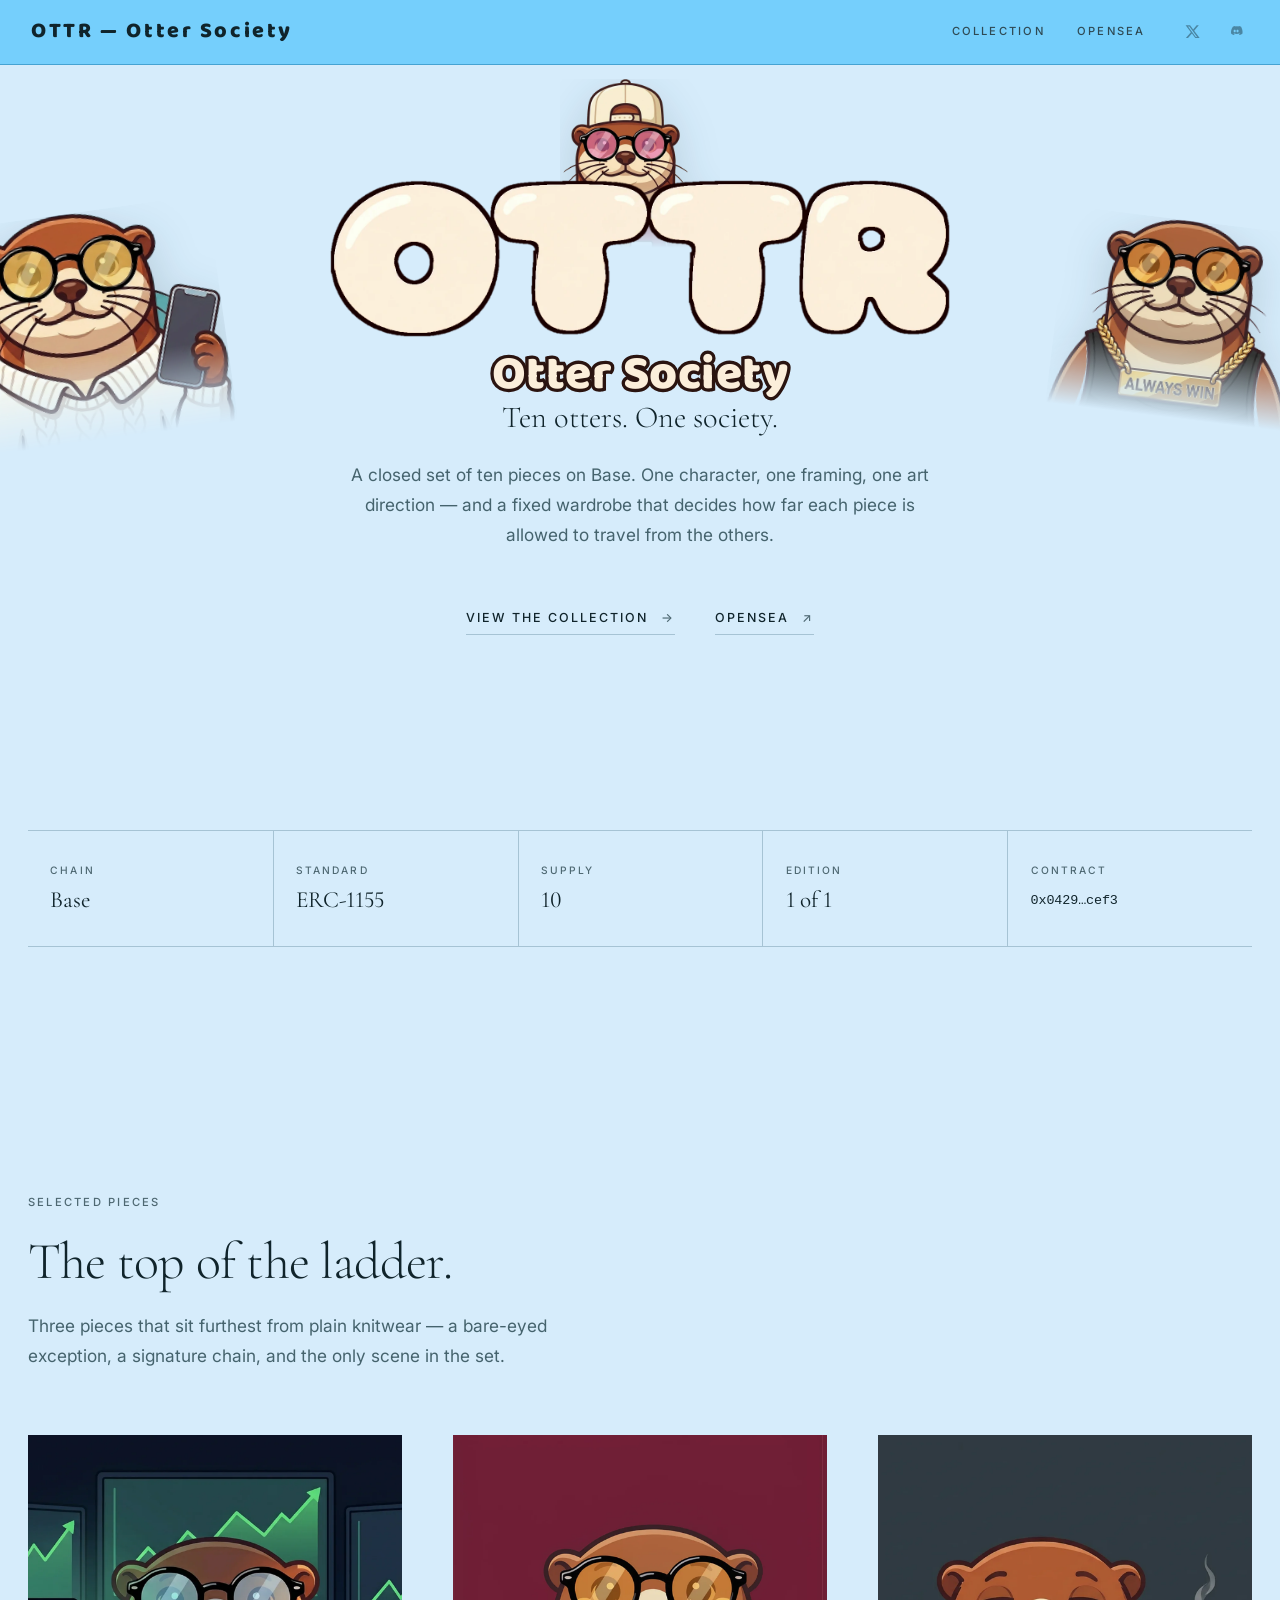
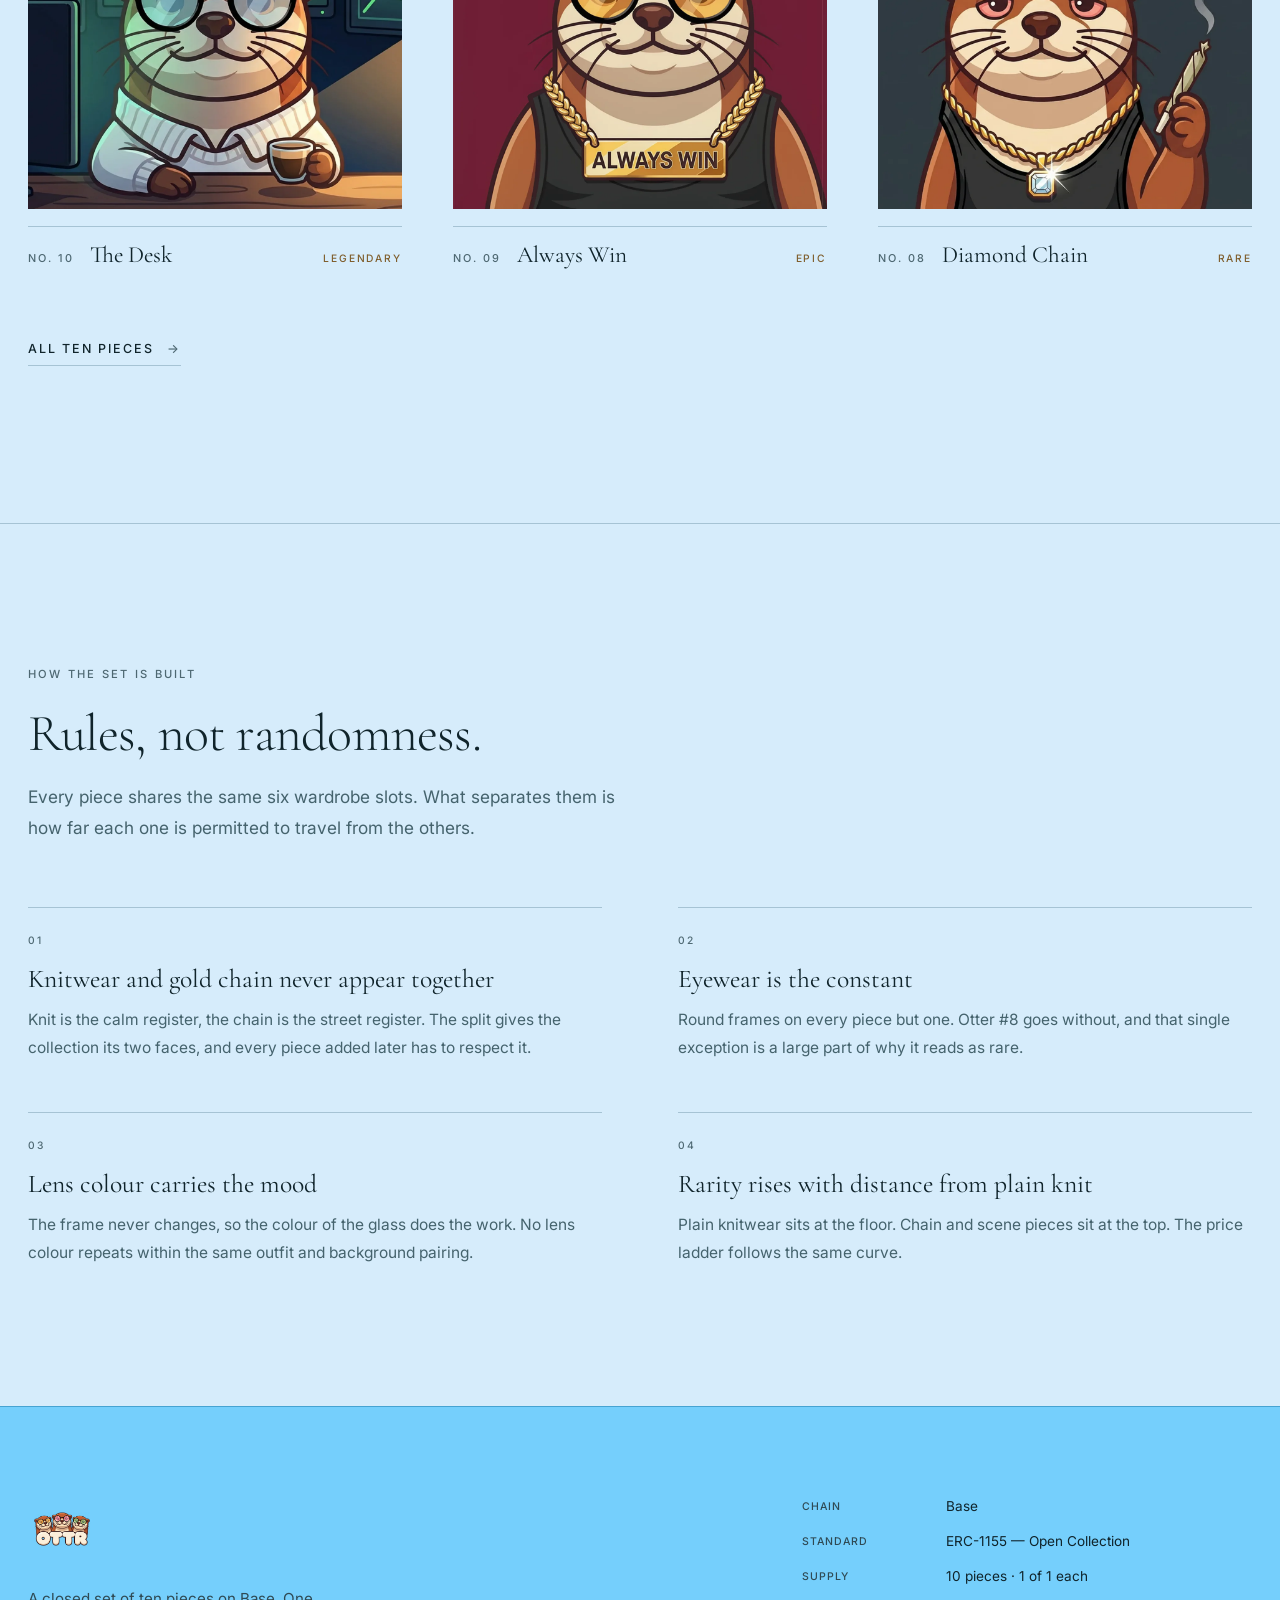
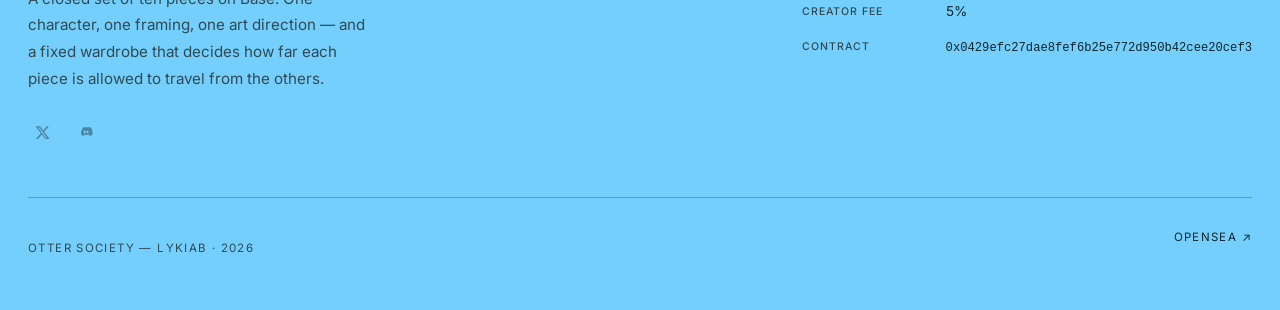
<file: index.html>
<!DOCTYPE html>
<html lang="en">
<head>
<meta charset="UTF-8">
<meta name="viewport" content="width=device-width, initial-scale=1">
<title>OTTR — Otter Society</title>
<meta name="description" content="Otter Society — a closed set of ten 1/1 pieces on Base. One character, one framing, a fixed wardrobe.">
<meta property="og:title" content="OTTR — Otter Society">
<meta property="og:description" content="Ten otters. One society.">
<meta property="og:type" content="website">
<meta property="og:image" content="assets/img/banner.webp">
<meta name="theme-color" content="#14130F">
<link rel="icon" href="assets/img/favicon.svg" type="image/svg+xml">
<link rel="preconnect" href="https://fonts.googleapis.com">
<link rel="preconnect" href="https://fonts.gstatic.com" crossorigin>
<link href="https://fonts.googleapis.com/css2?family=Baloo+2:wght@700;800&family=Cormorant+Garamond:wght@300;400&family=Inter:wght@400;500&display=swap" rel="stylesheet">
<link rel="stylesheet" href="assets/css/style.css">
</head>
<body>

<a class="skip" href="#opening">Skip to content</a>

<header class="mast">
  <div class="mast-inner">
    <a class="mast-brand" href="index.html">OTTR<span class="mast-brand-sub"> — Otter Society</span></a>
    <nav class="mast-nav" aria-label="Primary">
      <a href="collection.html">Collection</a>
      <a id="mast-os" href="#" target="_blank" rel="noopener noreferrer">OpenSea</a>
      <span class="social" id="mast-social"></span>
    </nav>
  </div>
</header>

<main>

  <!-- ===================== OPENING ===================== -->
  <section class="opening" id="opening">
    <div class="wrap">
      <div class="opening-stage">
        <div class="peek" aria-hidden="true">
          <img class="p-left"  src="assets/img/peek/03.webp" width="900" height="828" alt="" loading="lazy" decoding="async">
          <img class="p-right" src="assets/img/peek/09.webp" width="900" height="749" alt="" loading="lazy" decoding="async">
          <img class="p-top"   src="assets/img/peek/05.webp" width="824" height="900" alt="" loading="lazy" decoding="async">
        </div>
        <h1 class="lockup reveal">
          <img class="lockup-mark" src="assets/img/wordmark.webp"
               width="1486" height="376" alt="OTTR" fetchpriority="high" decoding="async">
          <span class="lockup-sub">Otter Society</span>
        </h1>
      </div>
      <p class="opening-sub reveal" id="tagline"></p>
      <p class="standfirst reveal" id="standfirst"></p>
      <div class="opening-actions reveal">
        <a class="tlink" href="collection.html">
          View the collection <span class="arrow" aria-hidden="true">&rarr;</span>
        </a>
        <a class="tlink" id="open-os" href="#" target="_blank" rel="noopener noreferrer">
          OpenSea <span class="arrow" aria-hidden="true">&#8599;</span>
        </a>
      </div>
    </div>
  </section>

  <!-- ===================== FACTS ===================== -->
  <section class="section-tight">
    <div class="wrap">
      <dl class="facts reveal" id="facts"></dl>
    </div>
  </section>

  <!-- ===================== SELECTED PLATES ===================== -->
  <section class="section">
    <div class="wrap">
      <header class="sec-head reveal">
        <p class="label">Selected pieces</p>
        <h2 class="display d-lg">The top of the ladder.</h2>
        <p class="standfirst">
          Three pieces that sit furthest from plain knitwear — a bare-eyed exception,
          a signature chain, and the only scene in the set.
        </p>
      </header>
      <div class="plates plates-3" id="featured"></div>
      <p style="margin-top: clamp(2.5rem, 5vw, 4rem)" class="reveal">
        <a class="tlink" href="collection.html">
          All ten pieces <span class="arrow" aria-hidden="true">&rarr;</span>
        </a>
      </p>
    </div>
  </section>

  <!-- ===================== RULES ===================== -->
  <section class="section rule-top">
    <div class="wrap">
      <header class="sec-head reveal">
        <p class="label">How the set is built</p>
        <h2 class="display d-lg">Rules, not randomness.</h2>
        <p class="standfirst">
          Every piece shares the same six wardrobe slots. What separates them is
          how far each one is permitted to travel from the others.
        </p>
      </header>
      <div class="rules" id="rules"></div>
    </div>
  </section>

</main>

<footer class="foot">
  <div class="wrap">
    <div class="foot-top">
      <div class="foot-brand">
        <img src="assets/img/logo.webp" width="56" height="56" alt="" loading="lazy" decoding="async">
        <p id="foot-tagline"></p>
        <div class="social" id="foot-social"></div>
      </div>
      <div class="foot-meta" id="foot-meta"></div>
    </div>
    <div class="foot-bottom">
      <p id="foot-credit"></p>
      <a id="foot-os" href="#" target="_blank" rel="noopener noreferrer">OpenSea &#8599;</a>
    </div>
  </div>
</footer>

<script src="assets/js/data.js"></script>
<script src="assets/js/main.js"></script>
</body>
</html>
</file>
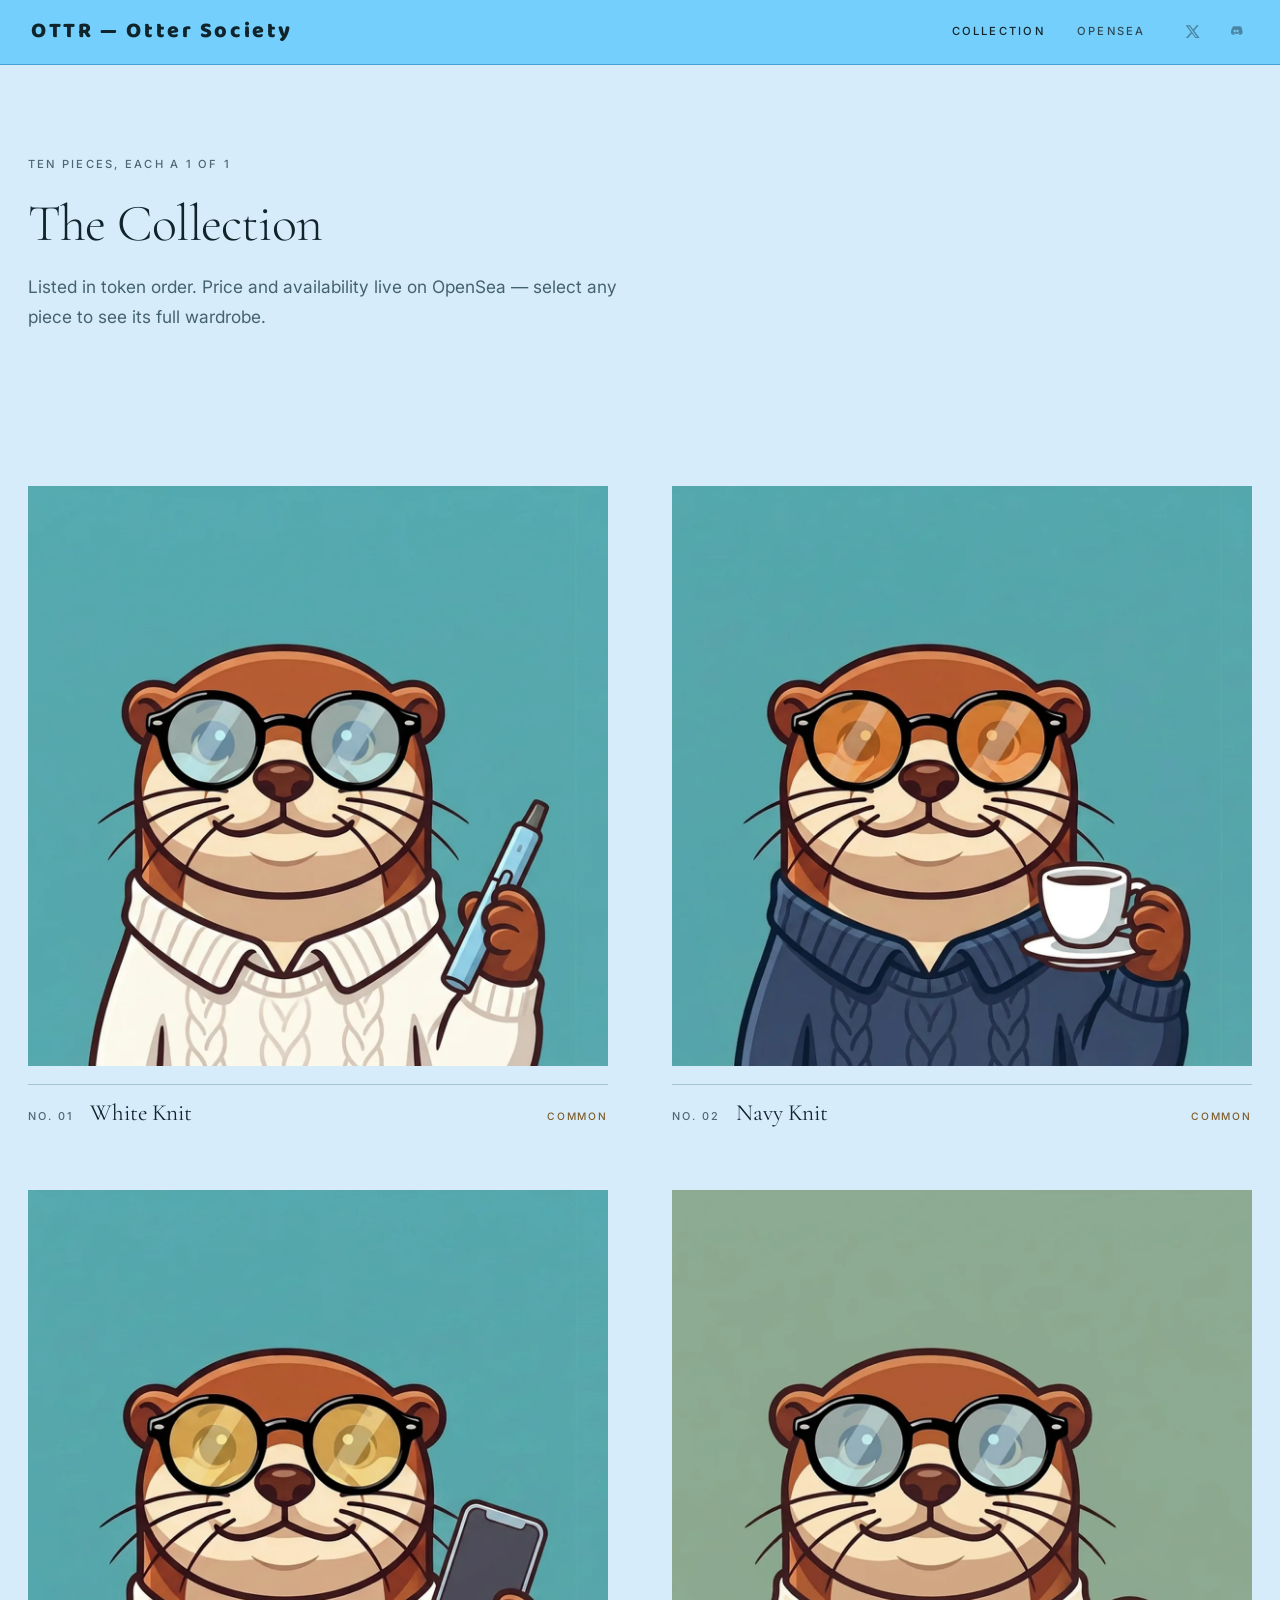
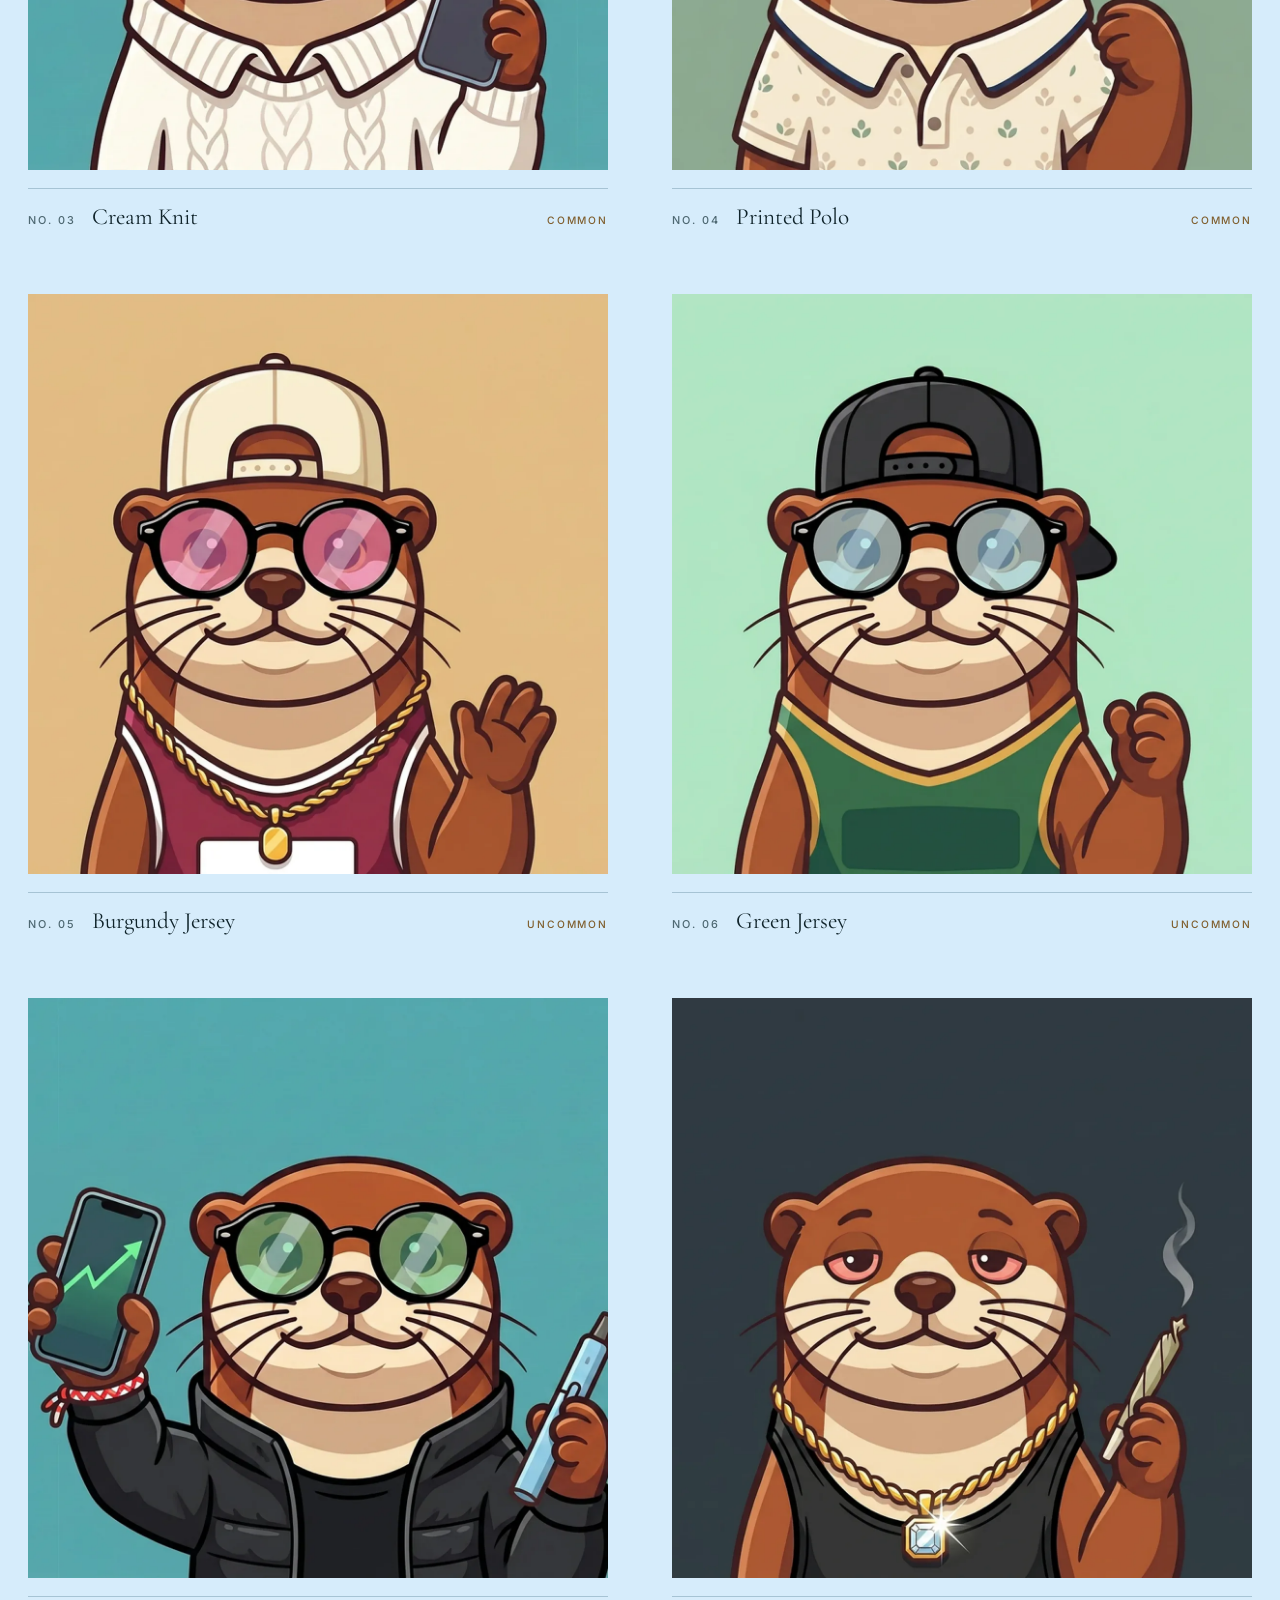
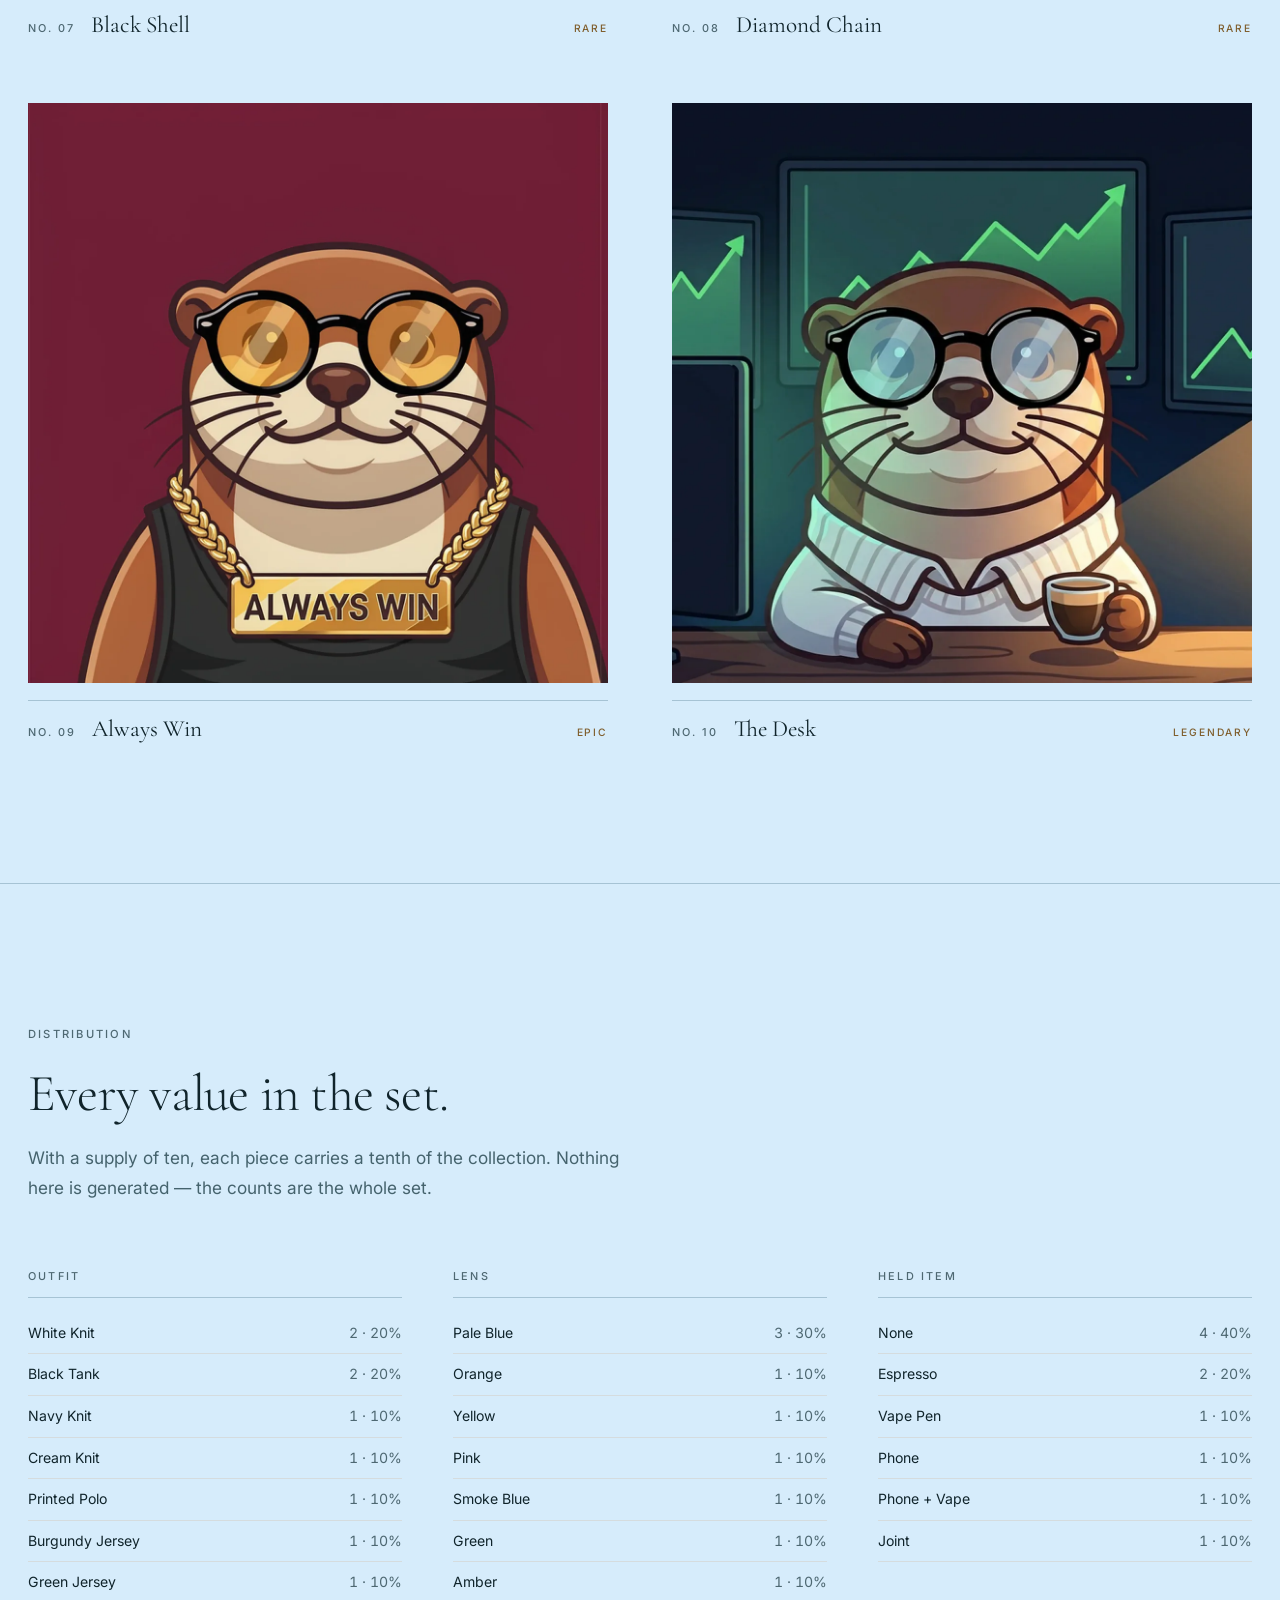
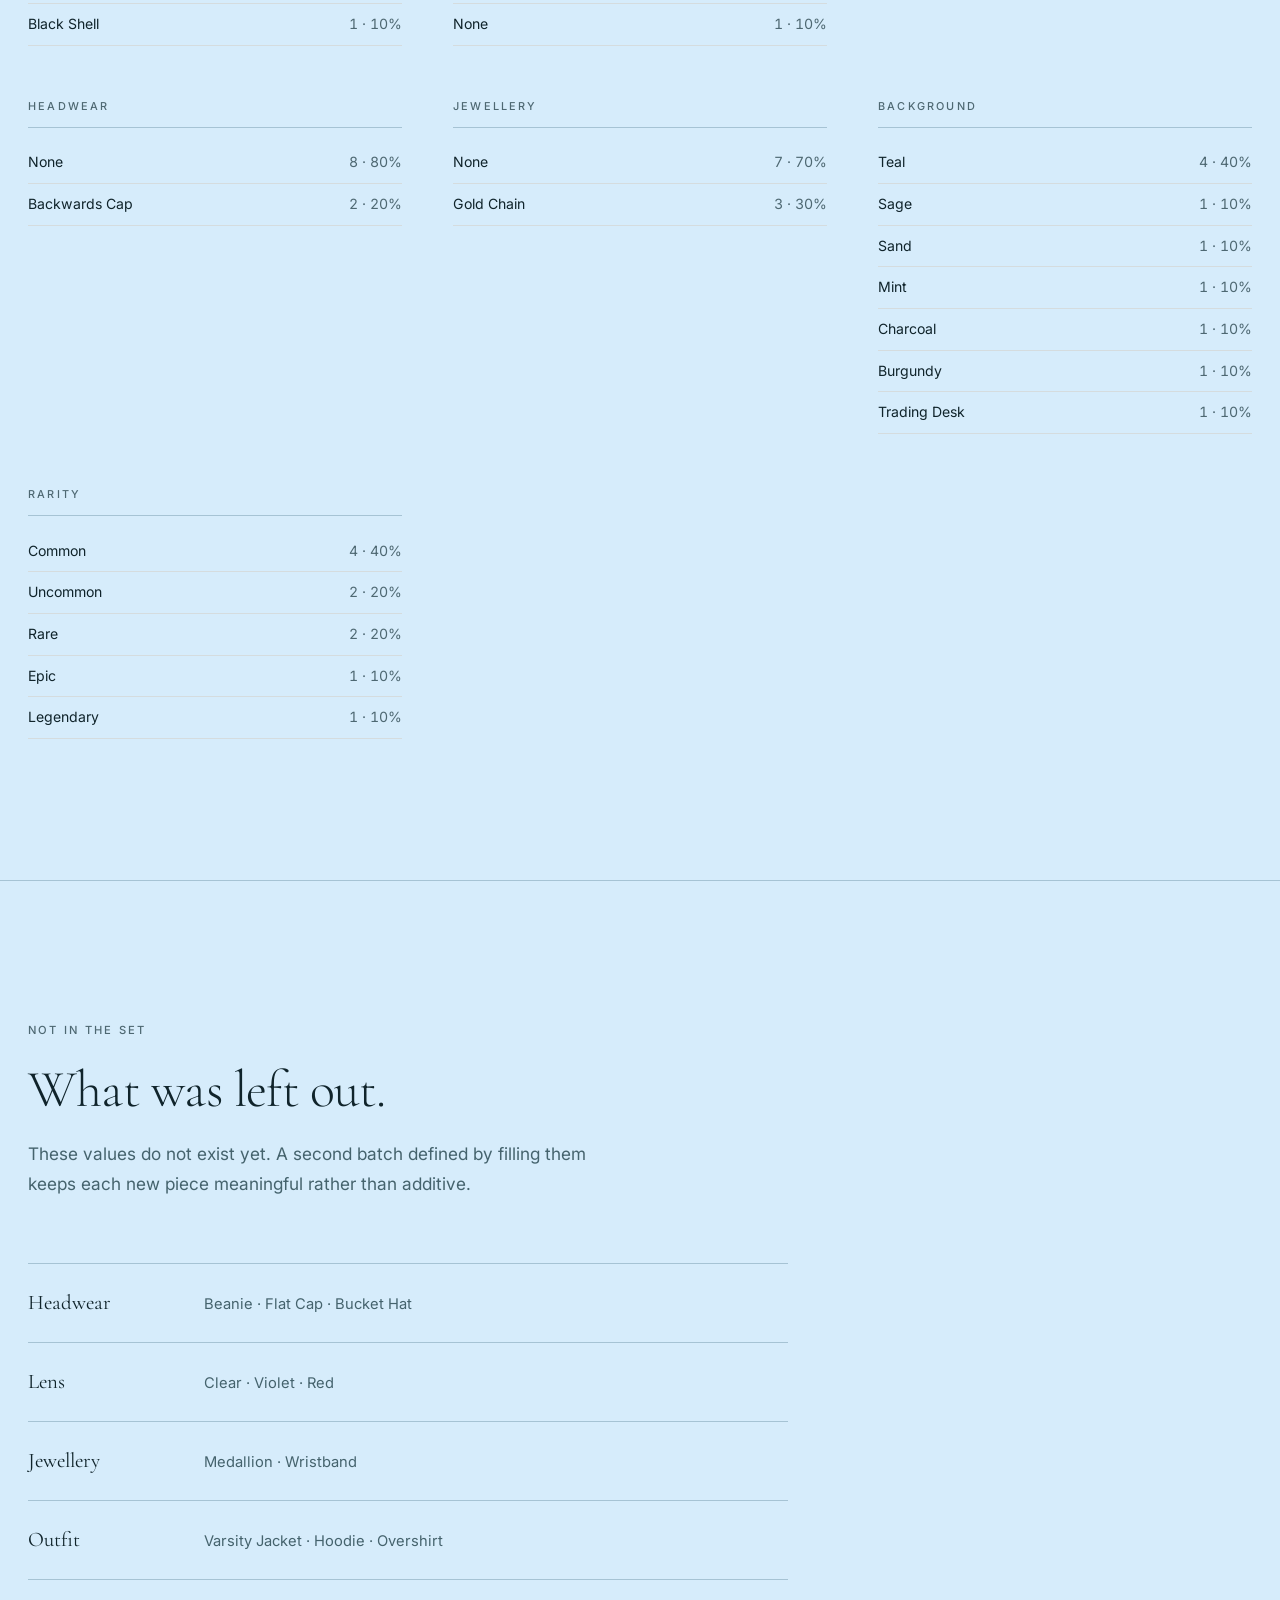
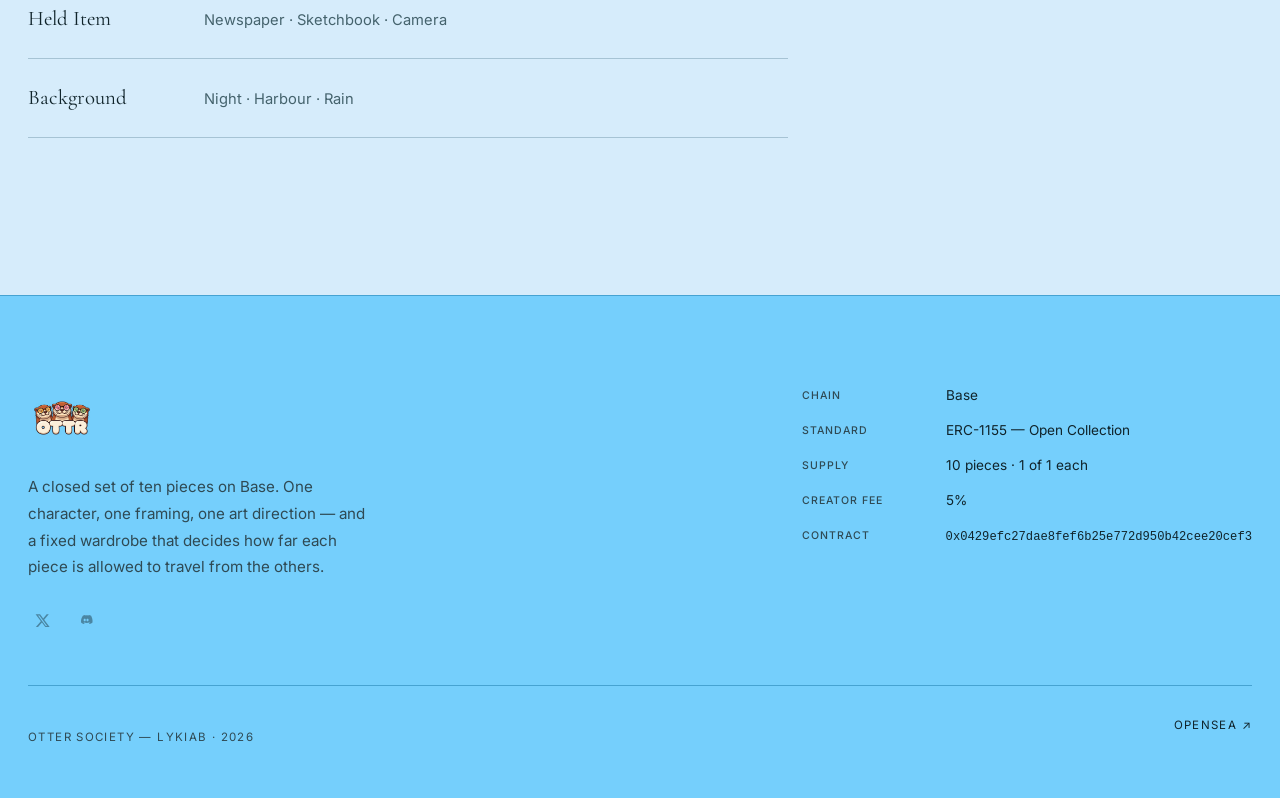
<file: collection.html>
<!DOCTYPE html>
<html lang="en">
<head>
<meta charset="UTF-8">
<meta name="viewport" content="width=device-width, initial-scale=1">
<title>The Collection — OTTR</title>
<meta name="description" content="All ten pieces of Otter Society, with full trait breakdown and distribution across the set.">
<meta property="og:title" content="The Collection — OTTR">
<meta property="og:description" content="All ten pieces of Otter Society.">
<meta property="og:type" content="website">
<meta property="og:image" content="assets/img/banner.webp">
<meta name="theme-color" content="#14130F">
<link rel="icon" href="assets/img/favicon.svg" type="image/svg+xml">
<link rel="preconnect" href="https://fonts.googleapis.com">
<link rel="preconnect" href="https://fonts.gstatic.com" crossorigin>
<link href="https://fonts.googleapis.com/css2?family=Baloo+2:wght@700;800&family=Cormorant+Garamond:wght@300;400&family=Inter:wght@400;500&display=swap" rel="stylesheet">
<link rel="stylesheet" href="assets/css/style.css">
</head>
<body>

<a class="skip" href="#grid">Skip to the pieces</a>

<header class="mast">
  <div class="mast-inner">
    <a class="mast-brand" href="index.html">OTTR<span class="mast-brand-sub"> — Otter Society</span></a>
    <nav class="mast-nav" aria-label="Primary">
      <a href="collection.html" aria-current="page">Collection</a>
      <a id="mast-os" href="#" target="_blank" rel="noopener noreferrer">OpenSea</a>
      <span class="social" id="mast-social"></span>
    </nav>
  </div>
</header>

<main>

  <!-- ===================== HEAD ===================== -->
  <section class="section-tight" style="padding-top: clamp(3.5rem, 7vw, 6rem)">
    <div class="wrap">
      <header class="sec-head reveal" style="margin-bottom: 0">
        <p class="label">Ten pieces, each a 1 of 1</p>
        <h1 class="display d-lg">The Collection</h1>
        <p class="standfirst">
          Listed in token order. Price and availability live on OpenSea —
          select any piece to see its full wardrobe.
        </p>
      </header>
    </div>
  </section>

  <!-- ===================== GRID ===================== -->
  <section class="section" id="grid" style="padding-top: clamp(2.5rem, 5vw, 4rem)">
    <div class="wrap">
      <div class="plates plates-2" id="piece-grid"></div>
    </div>
  </section>

  <!-- ===================== DISTRIBUTION ===================== -->
  <section class="section rule-top">
    <div class="wrap">
      <header class="sec-head reveal">
        <p class="label">Distribution</p>
        <h2 class="display d-lg">Every value in the set.</h2>
        <p class="standfirst">
          With a supply of ten, each piece carries a tenth of the collection.
          Nothing here is generated — the counts are the whole set.
        </p>
      </header>
      <div class="dist" id="dist"></div>
    </div>
  </section>

  <!-- ===================== OPEN SLOTS ===================== -->
  <section class="section rule-top">
    <div class="wrap"><div class="col-narrow">
      <header class="sec-head reveal">
        <p class="label">Not in the set</p>
        <h2 class="display d-lg">What was left out.</h2>
        <p class="standfirst">
          These values do not exist yet. A second batch defined by filling them
          keeps each new piece meaningful rather than additive.
        </p>
      </header>
      <dl class="slots reveal" id="slots"></dl>
      </div>
    </div>
  </section>

</main>

<footer class="foot">
  <div class="wrap">
    <div class="foot-top">
      <div class="foot-brand">
        <img src="assets/img/logo.webp" width="56" height="56" alt="" loading="lazy" decoding="async">
        <p id="foot-tagline"></p>
        <div class="social" id="foot-social"></div>
      </div>
      <div class="foot-meta" id="foot-meta"></div>
    </div>
    <div class="foot-bottom">
      <p id="foot-credit"></p>
      <a id="foot-os" href="#" target="_blank" rel="noopener noreferrer">OpenSea &#8599;</a>
    </div>
  </div>
</footer>

<!-- ===================== OVERLAY ===================== -->
<div class="ov" id="ov" hidden>
  <div class="ov-backdrop" data-close></div>
  <div class="ov-card" role="dialog" aria-modal="true" aria-labelledby="ov-title">
    <button class="ov-close" data-close aria-label="Close">&#215;</button>
    <div id="ov-body"></div>
  </div>
</div>

<script src="assets/js/data.js"></script>
<script src="assets/js/main.js"></script>
</body>
</html>
</file>
<file: assets/css/style.css>
/* ===========================================================================
   OTTR — Otter Society
   Quiet luxury: bone paper, hairline rules, serif display.
   The artwork supplies the only colour on the page.
   =========================================================================== */

:root {
  /* Sampled from the collection itself: logo #75CFFC, banner #5EACC2,
     the four teal pieces #55A8AE. The bar takes a deepened teal so white
     text on it clears WCAG AA — white on the logo blue is only 1.7:1. */
  --paper:      #D6ECFB;
  --panel:      #C4E2F6;
  --bar:        #75CFFC;   /* the logo blue exactly */
  --ink:        #10242B;   /* 13.18:1 on paper, 9.23:1 on the bar */
  --ink-2:      #45636D;   /* 5.29:1 on paper */
  --ink-3:      #4E6872;   /* 4.86:1 — #55707B failed here at 4.32:1 */
  --on-bar:     #10242B;   /* 9.23:1 on the bar */
  --on-bar-mut: #2F4A54;   /* 5.42:1 — white and --ink-2 both fail on the bar */
  --rule:       #A6C3D4;
  --rule-bar:   #46A3D2;
  --brass:      #7F5E2D;   /* 4.87:1 — #8A6733 failed here at 4.24:1 */

  --serif: "Cormorant Garamond", "Times New Roman", Times, serif;
  --sans:  "Inter", system-ui, -apple-system, "Segoe UI", sans-serif;
  --mono:  ui-monospace, SFMono-Regular, Menlo, Consolas, monospace;
  --round: "Baloo 2", "Trebuchet MS", system-ui, sans-serif;
  --cream:   #FBEEDA;   /* the logo's letter fill */
  --outline: #2A1410;   /* sampled from the logo's letter stroke */

  --wrap: 1240px;
  --nav-h: 64px;
  --ease: cubic-bezier(.2, .6, .2, 1);
}

*, *::before, *::after { box-sizing: border-box; }

html { scroll-behavior: smooth; scroll-padding-top: calc(var(--nav-h) + 24px); }

body {
  margin: 0;
  background: var(--paper);
  color: var(--ink-2);
  font-family: var(--sans);
  font-size: 16px;
  line-height: 1.75;
  font-weight: 400;
  -webkit-font-smoothing: antialiased;
  overflow-x: hidden;
}

/* height:auto is load-bearing — every <img> carries width/height attributes for
   layout stability, and without this the attribute height wins over CSS width
   and squashes the banner out of its 3.5:1 ratio. */
img { display: block; max-width: 100%; height: auto; }
a { color: inherit; }
button { font: inherit; color: inherit; background: none; border: 0; }

::selection { background: var(--ink); color: var(--paper); }

:focus-visible { outline: 1px solid var(--brass); outline-offset: 4px; }

.skip {
  position: absolute; left: -9999px; top: 0; z-index: 999;
  background: var(--ink); color: var(--paper); padding: 14px 22px;
  font-size: .78rem; letter-spacing: .14em; text-transform: uppercase;
}
.skip:focus { left: 0; }

.wrap { width: min(100% - 56px, var(--wrap)); margin-inline: auto; }
.wrap-narrow { width: min(100% - 56px, 760px); margin-inline: auto; }
@media (max-width: 640px) {
  .wrap, .wrap-narrow { width: min(100% - 32px, var(--wrap)); }
}

/* ---------- type ---------- */
.display {
  font-family: var(--serif);
  font-weight: 300;
  color: var(--ink);
  letter-spacing: -.015em;
  line-height: 1.02;
  margin: 0;
  /* Cormorant defaults to oldstyle figures, which turn "ERC-1155" into
     "ERC-ıı55". Force lining figures wherever the serif carries numbers. */
  font-variant-numeric: lining-nums;
}
.d-xl { font-size: clamp(2.6rem, 7vw, 5.25rem); }
.d-lg { font-size: clamp(2rem, 4.6vw, 3.25rem); }
.d-md { font-size: clamp(1.6rem, 3vw, 2.3rem); line-height: 1.1; }

.label {
  font-family: var(--sans);
  font-size: .7rem;
  font-weight: 500;
  letter-spacing: .2em;
  text-transform: uppercase;
  color: var(--ink-3);
  margin: 0;
}

.standfirst {
  font-size: 1.08rem;
  max-width: 54ch;
  color: var(--ink-2);
}

.serif-note { font-family: var(--serif); font-size: 1.35rem; line-height: 1.5; color: var(--ink); font-weight: 300; }

/* quiet text link with a hairline that extends on hover */
.tlink {
  display: inline-block;
  text-decoration: none;
  font-size: .78rem;
  font-weight: 500;
  letter-spacing: .16em;
  text-transform: uppercase;
  color: var(--ink);
  padding-bottom: .35rem;
  border-bottom: 1px solid var(--rule);
  transition: border-color .4s var(--ease), color .4s var(--ease);
}
.tlink:hover { border-color: var(--ink); }
.tlink .arrow { margin-left: .5rem; color: var(--ink-3); transition: color .4s var(--ease); }
.tlink:hover .arrow { color: var(--brass); }

/* ---------- masthead ---------- */
.mast {
  position: sticky; top: 0; z-index: 90;
  background: var(--bar);
  color: var(--on-bar);
  border-bottom: 1px solid var(--rule-bar);
}
.mast-inner {
  width: min(100% - 56px, var(--wrap)); margin-inline: auto;
  height: var(--nav-h);
  display: flex; align-items: center; gap: 2rem;
}
@media (max-width: 640px) { .mast-inner { width: min(100% - 32px, var(--wrap)); } }

.mast-brand {
  margin-right: auto; text-decoration: none;
  font-family: var(--round); font-weight: 800;
  font-size: 1.35rem; letter-spacing: .12em;
  color: var(--on-bar); padding-left: .2rem;
}
.mast-brand-sub { letter-spacing: .12em; }
/* The full lockup plus the nav will not fit a 390px bar, and the nav is the
   part that has to stay reachable. */
@media (max-width: 620px) { .mast-brand-sub { display: none; } }

.mast-nav { display: flex; align-items: center; gap: 2rem; }
/* The social marks pushed the bar past 390px. Tighten the whole row rather
   than dropping a mark — both have to stay visible. */
@media (max-width: 560px) {
  .mast-nav { gap: 1rem; }
  .mast-nav a { font-size: .64rem; letter-spacing: .14em; }
  .mast-inner { gap: 1rem; }
  .mast-brand { font-size: 1.3rem; letter-spacing: .26em; }
  .social { gap: .35rem; }
  .social-mark { width: 24px; height: 24px; }
  .social-mark svg { width: 14px; height: 14px; }
}

/* ---------- social marks ---------- */
.social { display: inline-flex; align-items: center; gap: .9rem; }
.social-mark {
  display: grid; place-items: center;
  width: 30px; height: 30px; padding: 0;
  color: currentColor; text-decoration: none;
  transition: opacity .4s var(--ease);
}
.social-mark svg { width: 16px; height: 16px; fill: currentColor; display: block; }
/* No account exists yet, so the mark is present but deliberately inert —
   never a dead link that navigates nowhere. */
.social-mark.is-soon { opacity: .42; cursor: default; }
.social-mark:not(.is-soon) { opacity: .62; }
.social-mark:not(.is-soon):hover { opacity: 1; }

.mast .social-mark { color: var(--on-bar); }
.foot .social { margin-top: 1.6rem; }
.foot .social-mark { color: var(--on-bar); }
.mast-nav a {
  text-decoration: none;
  font-size: .7rem; font-weight: 500;
  letter-spacing: .2em; text-transform: uppercase;
  color: var(--on-bar-mut);
  transition: color .4s var(--ease);
}
.mast-nav a:hover, .mast-nav a[aria-current="page"] { color: var(--on-bar); }

/* ---------- sections ---------- */
.section { padding: clamp(5rem, 11vw, 10rem) 0; }
.section-tight { padding: clamp(3.5rem, 7vw, 6rem) 0; }

.rule-top { border-top: 1px solid var(--rule); }

.sec-head { margin-bottom: clamp(2.5rem, 5vw, 4.5rem); }
.sec-head .label { margin-bottom: 1.4rem; }
.sec-head .standfirst { margin: 1.4rem 0 0; }

/* ---------- opening ---------- */
.opening {
  padding: clamp(4rem, 9vw, 7.5rem) 0 clamp(3.5rem, 7vw, 6rem);
  text-align: center;
  /* The otters are positioned past the edges on purpose. clip (not hidden)
     contains them horizontally while letting the top one overhang upward. */
  overflow-x: clip;
}
/* ---------- hero lockup ---------- */
.opening-stage { position: relative; }

.lockup { position: relative; z-index: 2; margin: 0; display: block; }
.lockup-mark {
  /* The real logo lettering, cut out of the square logo. Capped at half the
     asset's intrinsic 1486px so it never softens on a 2x screen. */
  width: min(72vw, 620px);
  margin: 0 auto;
}
.lockup-sub {
  display: block;
  margin-top: .9rem;
  font-family: var(--round);
  font-weight: 800;
  font-size: clamp(1.6rem, 4.4vw, 3rem);
  line-height: 1;
  letter-spacing: .01em;
  color: var(--cream);
  -webkit-text-stroke: .14em var(--outline);
  paint-order: stroke fill;
}

/* ---------- peeking otters ---------- */
.peek { position: absolute; inset: 0; pointer-events: none; z-index: 1; }
.peek img {
  position: absolute; width: var(--w);
  filter: drop-shadow(0 12px 22px rgba(16, 36, 43, .16));
  /* The source art is cropped flat at the chest, which reads as a sliced
     sticker. Fade the last stretch so each one dissolves instead. */
  -webkit-mask-image: linear-gradient(to bottom, #000 62%, transparent 97%);
          mask-image: linear-gradient(to bottom, #000 62%, transparent 97%);
}
.peek .p-left  { --w: 21%; left: -5%;  top: 14%;  rotate: -8deg; animation: drift 11s ease-in-out infinite; }
.peek .p-right { --w: 20%; right: -4%; top: 18%;  rotate: 7deg;  animation: drift 13s ease-in-out infinite 1.5s; }
/* High enough that only the cap and eyes clear the wordmark — any lower and
   the body shows through the gaps between the letters. */
.peek .p-top   { --w: 13%; left: 50%;  top: -46%; margin-left: -6.5%;
                 animation: drift 15s ease-in-out infinite .8s; }
@keyframes drift { 0%,100% { translate: 0 0; } 50% { translate: 0 -14px; } }

/* Below this width they crowd the wordmark instead of framing it. */
@media (max-width: 860px) { .peek { display: none; } }
@media (prefers-reduced-motion: reduce) { .peek img { animation: none; } }
.opening-sub {
  font-family: var(--serif); font-weight: 300;
  font-size: clamp(1.4rem, 2.6vw, 1.9rem); line-height: 1.25;
  color: var(--ink); margin: 0 0 1.4rem;
}
.opening .standfirst { margin: 0 auto; }
.opening-actions {
  display: flex; gap: 2.5rem; justify-content: center; flex-wrap: wrap;
  margin-top: clamp(2.5rem, 5vw, 3.5rem);
}

/* ---------- facts rail ---------- */
.facts {
  border-top: 1px solid var(--rule);
  border-bottom: 1px solid var(--rule);
  display: grid;
  grid-template-columns: repeat(5, 1fr);
}
.facts > div { padding: 1.9rem 1.4rem; border-left: 1px solid var(--rule); }
.facts > div:first-child { border-left: 0; }
.facts dt { font-size: .64rem; font-weight: 500; letter-spacing: .2em; text-transform: uppercase; color: var(--ink-3); margin-bottom: .5rem; }
.facts dd { margin: 0; font-family: var(--serif); font-size: 1.45rem; font-weight: 400; color: var(--ink); line-height: 1.2; font-variant-numeric: lining-nums; }
.facts dd.mono { font-family: var(--mono); font-size: .84rem; letter-spacing: -.01em; word-break: break-all; padding-top: .35rem; }
@media (max-width: 900px) {
  .facts { grid-template-columns: repeat(2, 1fr); }
  .facts > div { border-left: 0; border-top: 1px solid var(--rule); }
  .facts > div:nth-child(odd) { border-right: 1px solid var(--rule); }
  .facts > div:nth-child(-n+2) { border-top: 0; }
}
@media (max-width: 480px) {
  .facts { grid-template-columns: 1fr; }
  .facts > div:nth-child(odd) { border-right: 0; }
  .facts > div:nth-child(2) { border-top: 1px solid var(--rule); }
}

/* ---------- plates ---------- */
.plates { display: grid; gap: clamp(2rem, 4vw, 3.5rem); }
.plates-3 { grid-template-columns: repeat(3, 1fr); }
.plates-2 { grid-template-columns: repeat(2, 1fr); gap: clamp(2.5rem, 5vw, 5rem); }
@media (max-width: 880px) { .plates-3 { grid-template-columns: 1fr; } }
@media (max-width: 760px) { .plates-2 { grid-template-columns: 1fr; } }

.plate { display: block; width: 100%; text-align: left; padding: 0; cursor: pointer; }
.plate-art { overflow: hidden; background: var(--panel); }
.plate-art img {
  width: 100%; aspect-ratio: 1; object-fit: cover;
  transition: opacity .5s var(--ease);
}
.plate:hover .plate-art img { opacity: .88; }

.plate-cap {
  display: flex; align-items: baseline; gap: 1rem;
  border-top: 1px solid var(--rule);
  margin-top: 1.1rem; padding-top: 1rem;
  transition: border-color .4s var(--ease);
}
.plate:hover .plate-cap { border-color: var(--ink); }
.plate-no {
  font-size: .68rem; font-weight: 500; letter-spacing: .18em;
  text-transform: uppercase; color: var(--ink-3); flex: none;
}
.plate-name { font-family: var(--serif); font-weight: 400; font-size: 1.45rem; color: var(--ink); line-height: 1.1; margin: 0; font-variant-numeric: lining-nums; }
.plate-tier {
  margin-left: auto; flex: none;
  font-size: .64rem; font-weight: 500; letter-spacing: .18em;
  text-transform: uppercase; color: var(--brass);
}

/* ---------- editorial rules block ---------- */
.rules { display: grid; grid-template-columns: repeat(2, 1fr); gap: clamp(2rem, 4vw, 3.5rem) clamp(2.5rem, 6vw, 5rem); }
@media (max-width: 760px) { .rules { grid-template-columns: 1fr; } }
.rule-item { border-top: 1px solid var(--rule); padding-top: 1.5rem; }
.rule-item h3 { font-family: var(--serif); font-weight: 400; font-size: 1.6rem; line-height: 1.15; color: var(--ink); margin: 0 0 .8rem; }
.rule-item p { margin: 0; font-size: .97rem; }
.rule-num { font-size: .64rem; font-weight: 500; letter-spacing: .2em; color: var(--ink-3); display: block; margin-bottom: .9rem; }

/* ---------- distribution tables ---------- */
.dist { display: grid; grid-template-columns: repeat(3, 1fr); gap: clamp(2rem, 4vw, 3.5rem); }
@media (max-width: 900px) { .dist { grid-template-columns: repeat(2, 1fr); } }
@media (max-width: 560px) { .dist { grid-template-columns: 1fr; } }
.dist-group h3 {
  font-size: .68rem; font-weight: 500; letter-spacing: .2em; text-transform: uppercase;
  color: var(--ink-3); margin: 0 0 .9rem; padding-bottom: .7rem;
  border-bottom: 1px solid var(--rule);
}
.dist-row {
  display: flex; align-items: baseline; gap: .8rem;
  padding: .5rem 0; border-bottom: 1px solid rgba(213, 206, 193, .5);
  font-size: .88rem;
}
.dist-row .dv { color: var(--ink); }
.dist-row .dc { margin-left: auto; color: var(--ink-3); font-variant-numeric: tabular-nums; }

/* a narrower measure that still sits in the main content column */
.col-narrow { max-width: 760px; }

/* ---------- open slots ---------- */
.slots { border-top: 1px solid var(--rule); }
.slot-row {
  display: flex; align-items: baseline; gap: 2rem;
  padding: 1.3rem 0; border-bottom: 1px solid var(--rule);
}
.slot-row dt {
  font-family: var(--serif); font-size: 1.3rem; font-weight: 400;
  color: var(--ink); flex: none; min-width: 9rem;
  font-variant-numeric: lining-nums;
}
.slot-row dd { margin: 0; font-size: .92rem; color: var(--ink-2); }
@media (max-width: 560px) {
  .slot-row { flex-direction: column; gap: .3rem; }
  .slot-row dt { min-width: 0; }
}

/* ---------- footer ---------- */
.foot { background: var(--bar); color: var(--on-bar-mut); border-top: 1px solid var(--rule-bar); padding: clamp(3.5rem, 7vw, 5.5rem) 0 2.5rem; }
.foot-top { display: flex; gap: clamp(2rem, 6vw, 5rem); flex-wrap: wrap; padding-bottom: 3rem; border-bottom: 1px solid var(--rule-bar); }
.foot-brand { flex: 1 1 260px; }
.foot-brand img { width: 68px; height: 68px; margin-bottom: 1.4rem; }
.foot-brand p { margin: 0; max-width: 34ch; font-size: .95rem; color: var(--on-bar-mut); }
.foot-meta { display: grid; gap: .7rem; align-content: start; }
.foot-meta div { display: flex; gap: 1.5rem; font-size: .85rem; color: var(--on-bar); }
.foot-meta b { font-weight: 500; color: var(--on-bar-mut); min-width: 7.5rem; letter-spacing: .1em; text-transform: uppercase; font-size: .66rem; align-self: center; }
.foot-bottom {
  display: flex; justify-content: space-between; gap: 1rem; flex-wrap: wrap;
  padding-top: 1.8rem; font-size: .72rem; letter-spacing: .12em; text-transform: uppercase;
  color: var(--on-bar-mut);
}
.foot-bottom a { color: var(--on-bar); text-decoration: none; }
.foot-bottom a:hover { color: var(--brass); }
.foot-contract { font-family: var(--mono); font-size: .76rem; letter-spacing: 0; text-transform: none; word-break: break-all; }

/* ---------- overlay ---------- */
.ov { position: fixed; inset: 0; z-index: 200; display: grid; place-items: center; padding: 32px; }
.ov[hidden] { display: none; }
.ov-backdrop { position: absolute; inset: 0; background: rgba(20, 19, 15, .86); }
.ov-card {
  position: relative; z-index: 1;
  width: min(100%, 1080px); max-height: 88vh; overflow-y: auto;
  background: var(--paper);
  animation: ovIn .5s var(--ease);
}
@keyframes ovIn { from { opacity: 0; transform: translateY(12px); } }
.ov-close {
  position: absolute; top: 18px; right: 18px; z-index: 2;
  width: 40px; height: 40px; cursor: pointer;
  display: grid; place-items: center;
  font-size: 1.1rem; color: var(--ink);
  background: var(--paper); border: 1px solid var(--rule);
  transition: border-color .4s var(--ease);
}
.ov-close:hover { border-color: var(--ink); }

.detail { display: grid; grid-template-columns: 1fr 1fr; align-items: center; }
@media (max-width: 760px) { .detail { grid-template-columns: 1fr; } }
/* The plate stays a complete square — cropping it to fill the text column's
   height is what made this read as squashed. Centring instead splits any
   leftover height evenly above and below, so it reads as matting. */
.detail-art { overflow: hidden; background: var(--panel); align-self: stretch;
              display: flex; align-items: center; }
.detail-art img { width: 100%; aspect-ratio: 1; object-fit: cover; }
.detail-body { padding: clamp(2.4rem, 4.5vw, 3.6rem); }
.detail-head { display: flex; align-items: baseline; gap: 1rem; margin-bottom: .5rem; padding-right: 3.2rem; }
.detail-body h2 { font-family: var(--serif); font-weight: 300; font-size: clamp(2rem, 4vw, 2.8rem); color: var(--ink); margin: 0 0 1rem; line-height: 1.05; }
.detail-note { font-family: var(--serif); font-size: 1.15rem; line-height: 1.55; color: var(--ink); font-weight: 300; margin: 0 0 2rem; }

.traits { margin: 0 0 2.2rem; border-top: 1px solid var(--rule); }
.traits div {
  display: flex; align-items: baseline; gap: 1rem;
  padding: .75rem 0; border-bottom: 1px solid var(--rule);
}
.traits dt { font-size: .66rem; font-weight: 500; letter-spacing: .18em; text-transform: uppercase; color: var(--ink-3); flex: none; min-width: 7rem; }
.traits dd { margin: 0 0 0 auto; font-family: var(--serif); font-size: 1.1rem; color: var(--ink); text-align: right; font-variant-numeric: lining-nums; }
.traits div.is-none dd { color: var(--ink-3); font-family: var(--sans); font-size: .9rem; }

/* ---------- reveal ---------- */
.reveal { opacity: 0; transform: translateY(6px); transition: opacity .8s var(--ease), transform .8s var(--ease); }
.reveal.is-in { opacity: 1; transform: none; }

@media (prefers-reduced-motion: reduce) {
  html { scroll-behavior: auto; }
  .reveal { opacity: 1; transform: none; transition: none; }
  *, *::before, *::after { animation-duration: .01ms !important; transition-duration: .01ms !important; }
}
</file>
